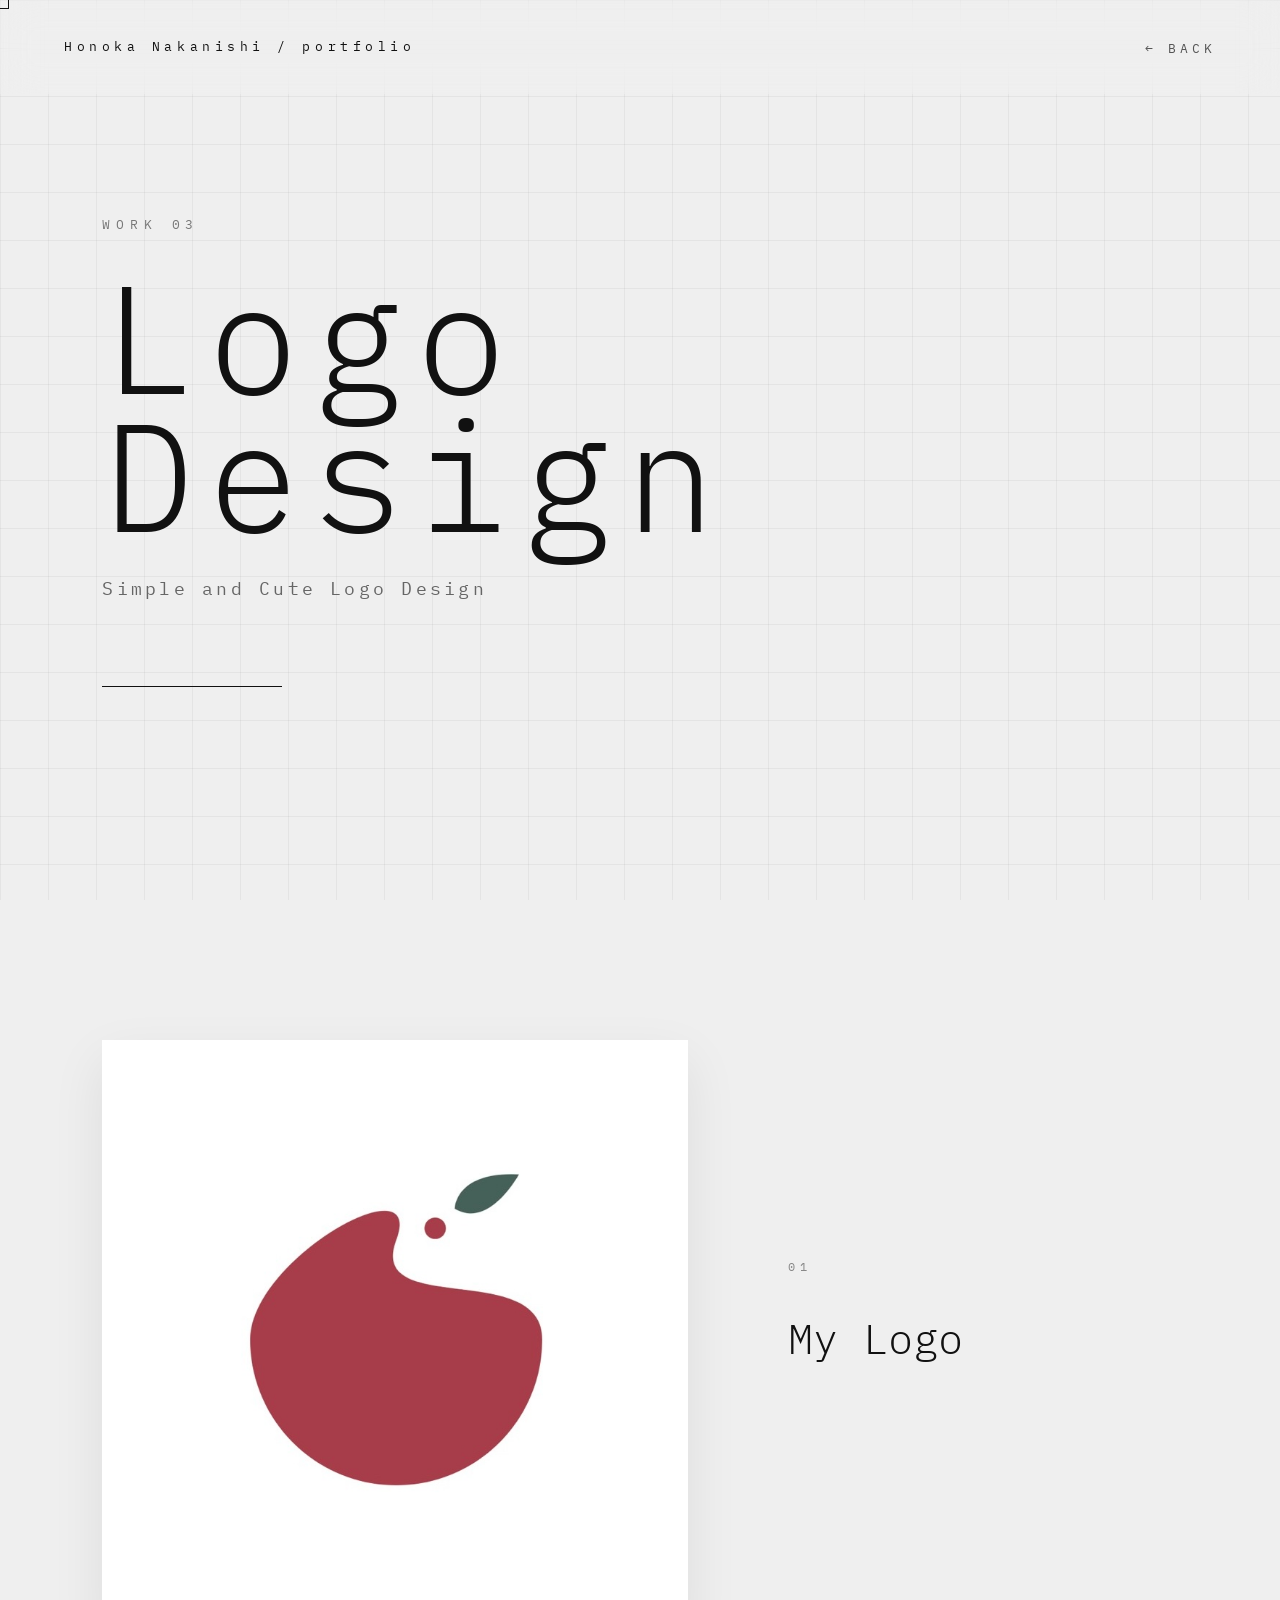
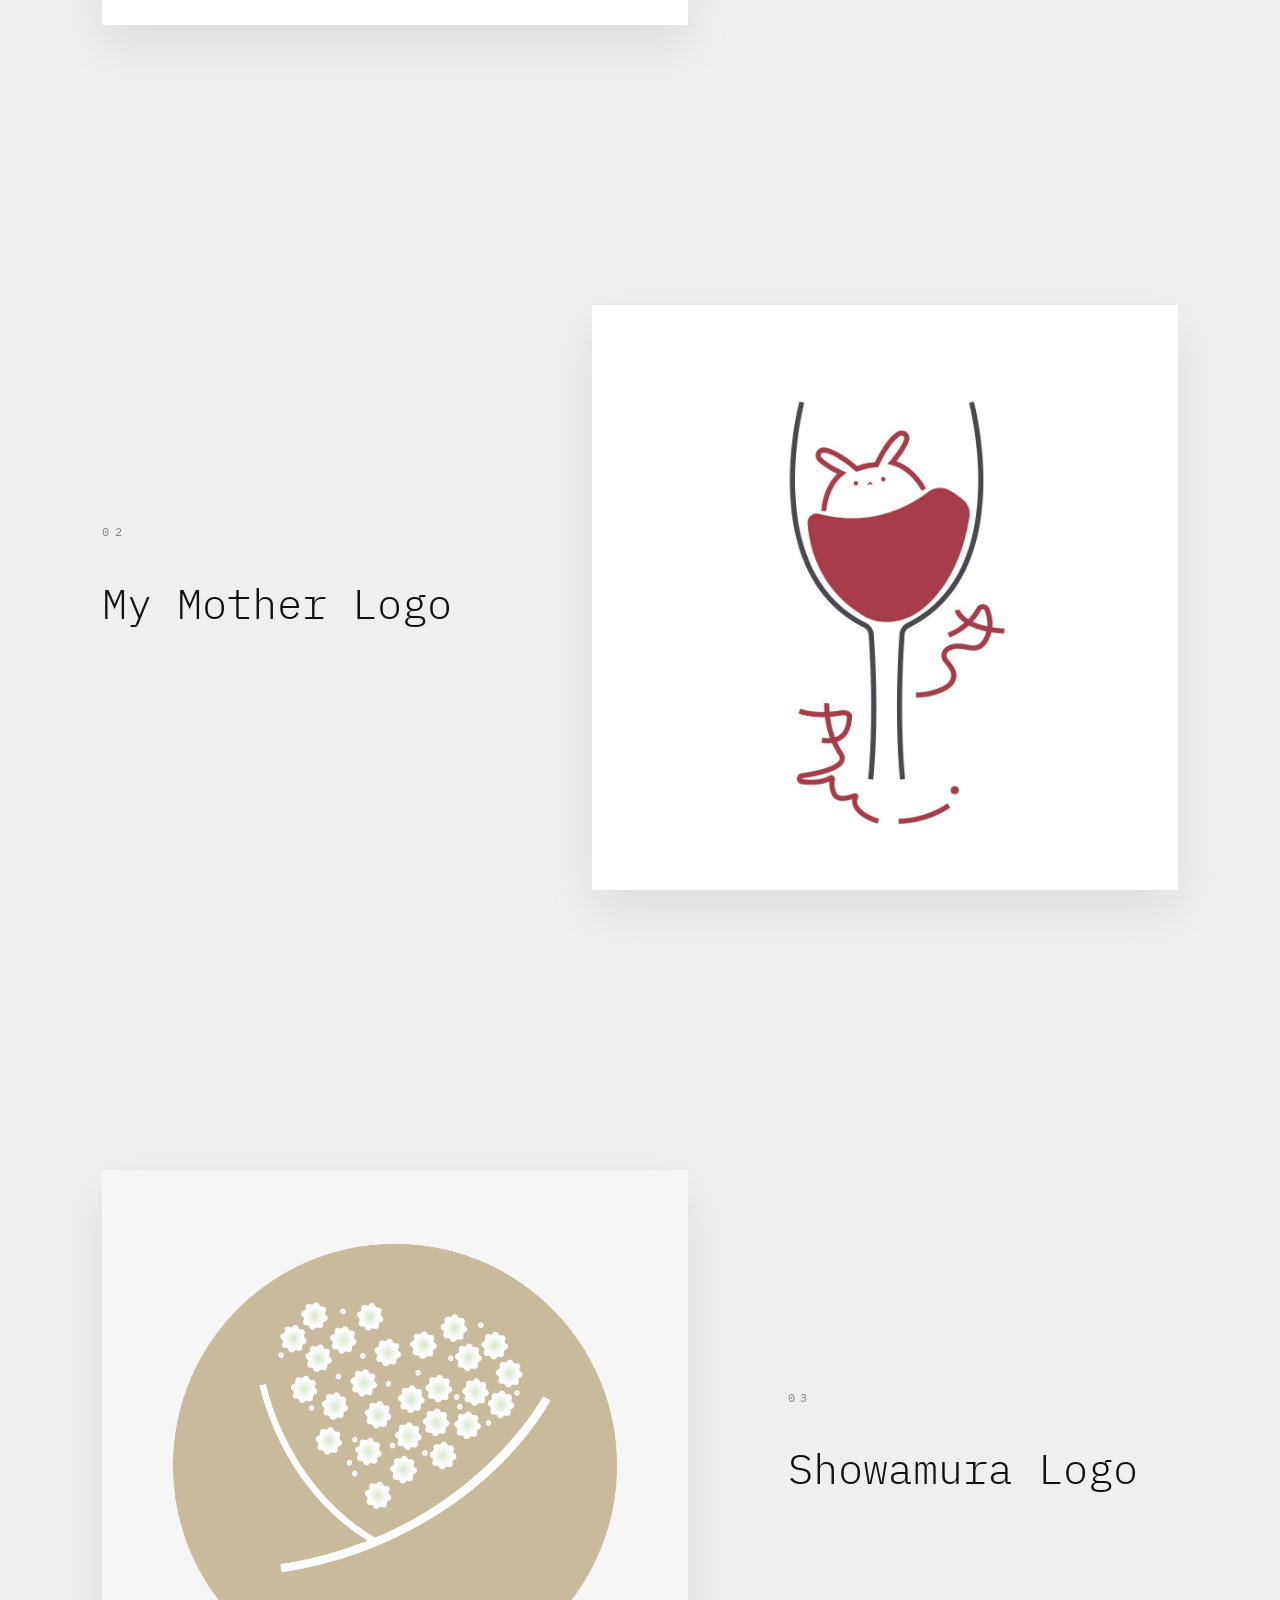
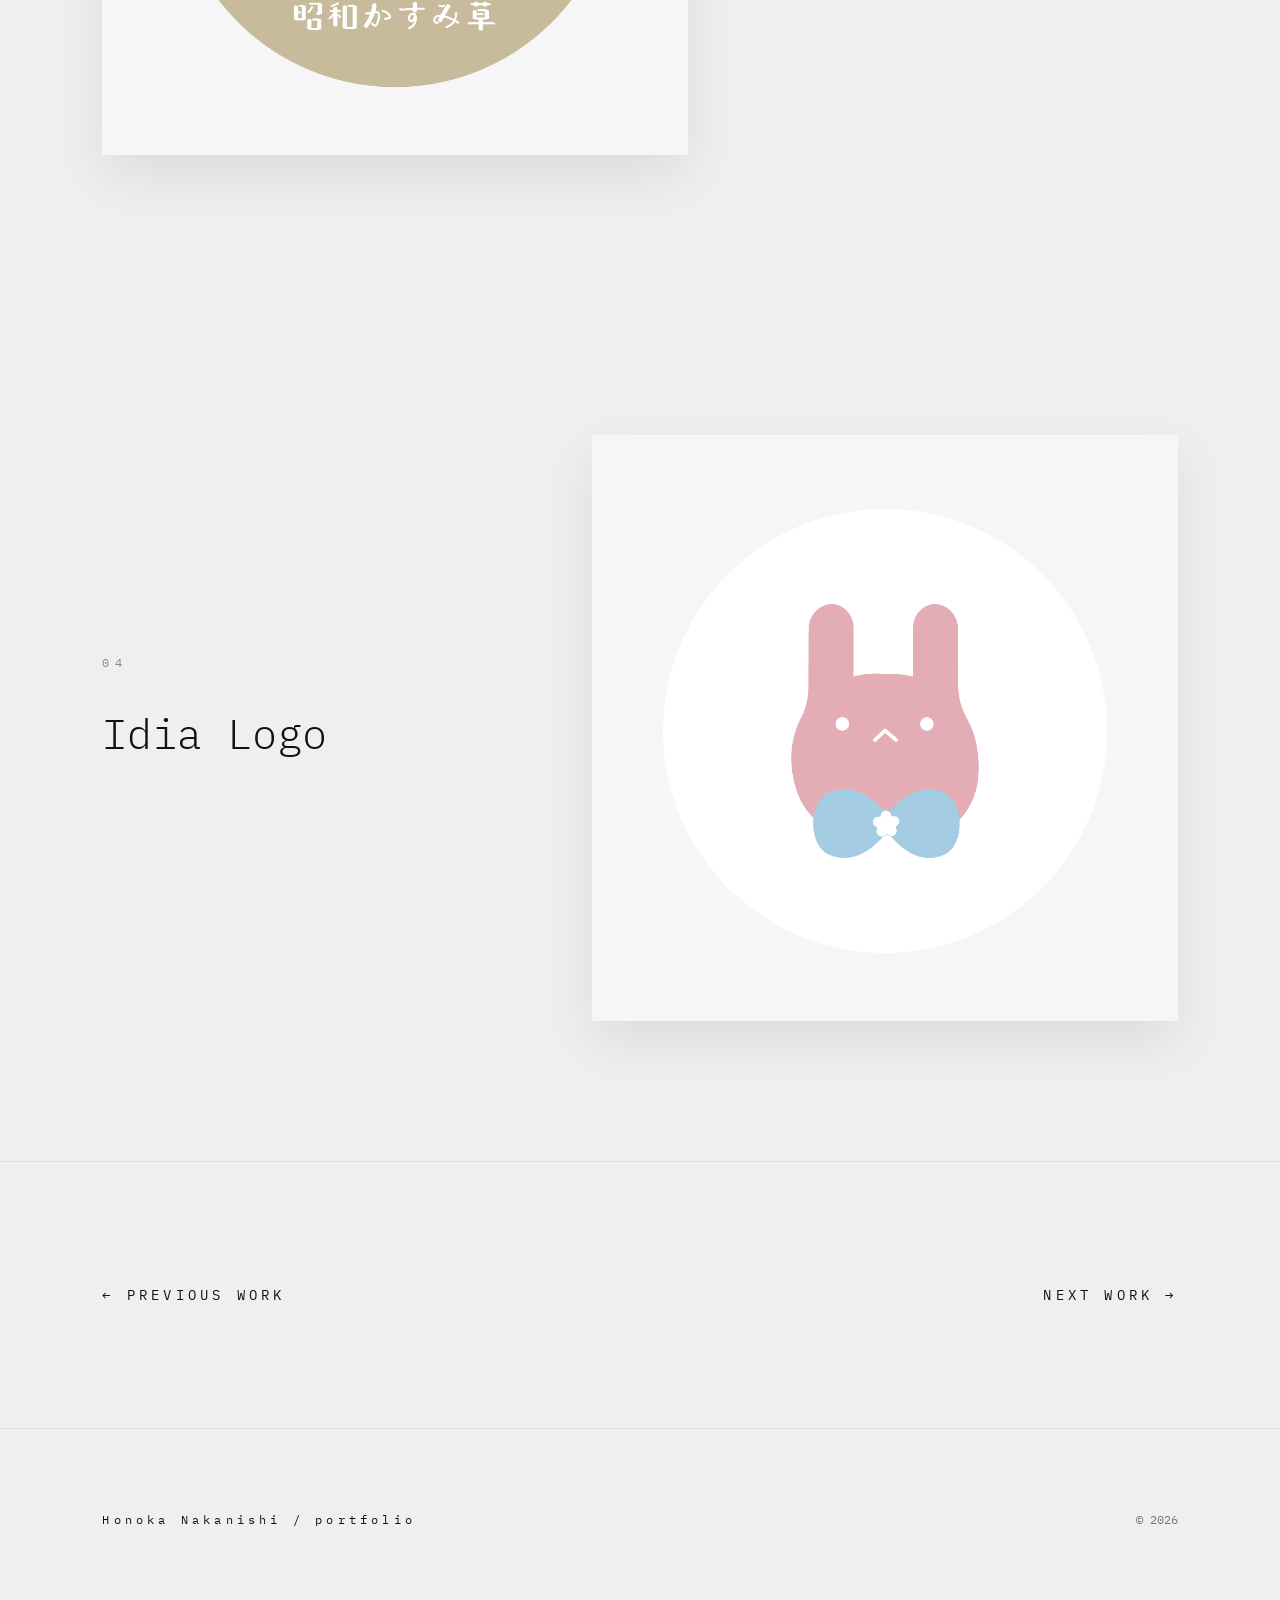
<file: logo.html>
<!DOCTYPE html>
<html lang="ja">

<head>

<meta charset="UTF-8">
<meta name="viewport" content="width=device-width, initial-scale=1.0">

<title>WORK 03 | Logo Design</title>

<link rel="preconnect" href="https://fonts.googleapis.com">
<link rel="preconnect" href="https://fonts.gstatic.com" crossorigin>

<link href="https://fonts.googleapis.com/css2?family=IBM+Plex+Mono:wght@300;400;500&family=Noto+Sans+JP:wght@300;500&display=swap" rel="stylesheet">

<link rel="stylesheet" href="work.css">

</head>

<body>

<div id="cursor"></div>

<div id="grid"></div>


<header>

<a class="logo" href="index.html">

Honoka Nakanishi / portfolio

</a>

<nav>

<a href="index.html">

← BACK

</a>

</nav>

</header>


<section class="work-hero fade">

<div class="work-number">

WORK 03

</div>

<h1>

Logo Design

</h1>

<p class="work-subtitle">

Simple and Cute Logo Design

</p>

<div class="hero-line"></div>

</section>

<section class="exhibition fade">

<div class="exhibition-image">

<img src="logo2.jpg" alt="Logo 01">

</div>

<div class="exhibition-text">

<span>

01

</span>

<h3>

My Logo

</h3>

</div>

</section>

<section class="exhibition reverse fade">

<div class="exhibition-image">

<img src="logo1.jpg" alt="Logo 02">

</div>

<div class="exhibition-text">

<span>

02

</span>

<h3>

My Mother Logo

</h3>

</div>

</section>

<section class="exhibition fade">

<div class="exhibition-image">

<img src="logo3.png" alt="Logo 03">

</div>

<div class="exhibition-text">

<span>

03

</span>

<h3>

Showamura Logo

</h3>

</div>

</section>

<section class="exhibition reverse fade">

<div class="exhibition-image">

<img src="logo4.png" alt="Logo 04">

</div>

<div class="exhibition-text">

<span>

04

</span>

<h3>

Idia Logo

</h3>

</div>

</section>

<section class="work-navigation fade">

<a href="Site.html" class="back-link">

← PREVIOUS WORK

</a>

<a href="design.html" class="next-link">

NEXT WORK →

</a>

</section>

<footer>

<div class="footer-left">

Honoka Nakanishi / portfolio

</div>

<div class="footer-right">

© 2026

</div>

</footer>

<div id="glitch">

<div class="glitch-layer"></div>

<div class="glitch-layer"></div>

<div class="glitch-layer"></div>

</div>

<script src="work.js"></script>

</body>

</html>
</file>
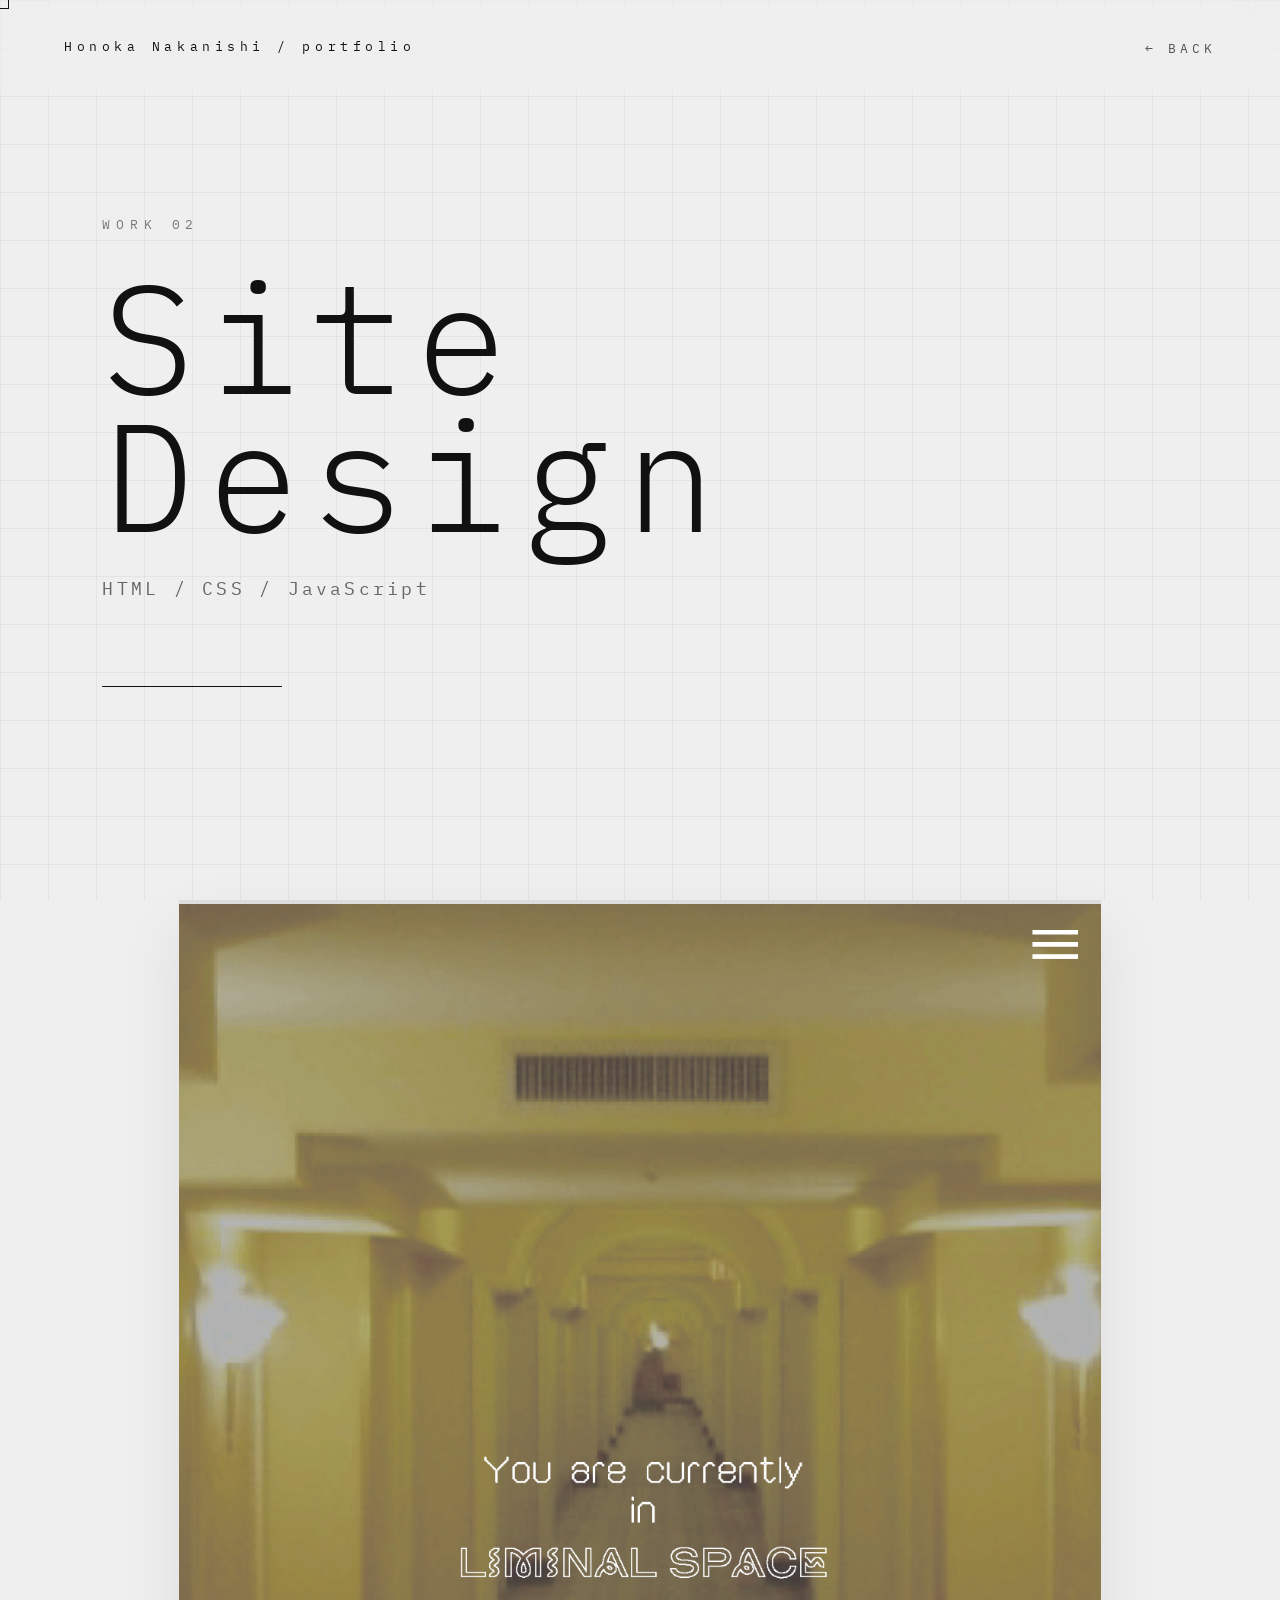
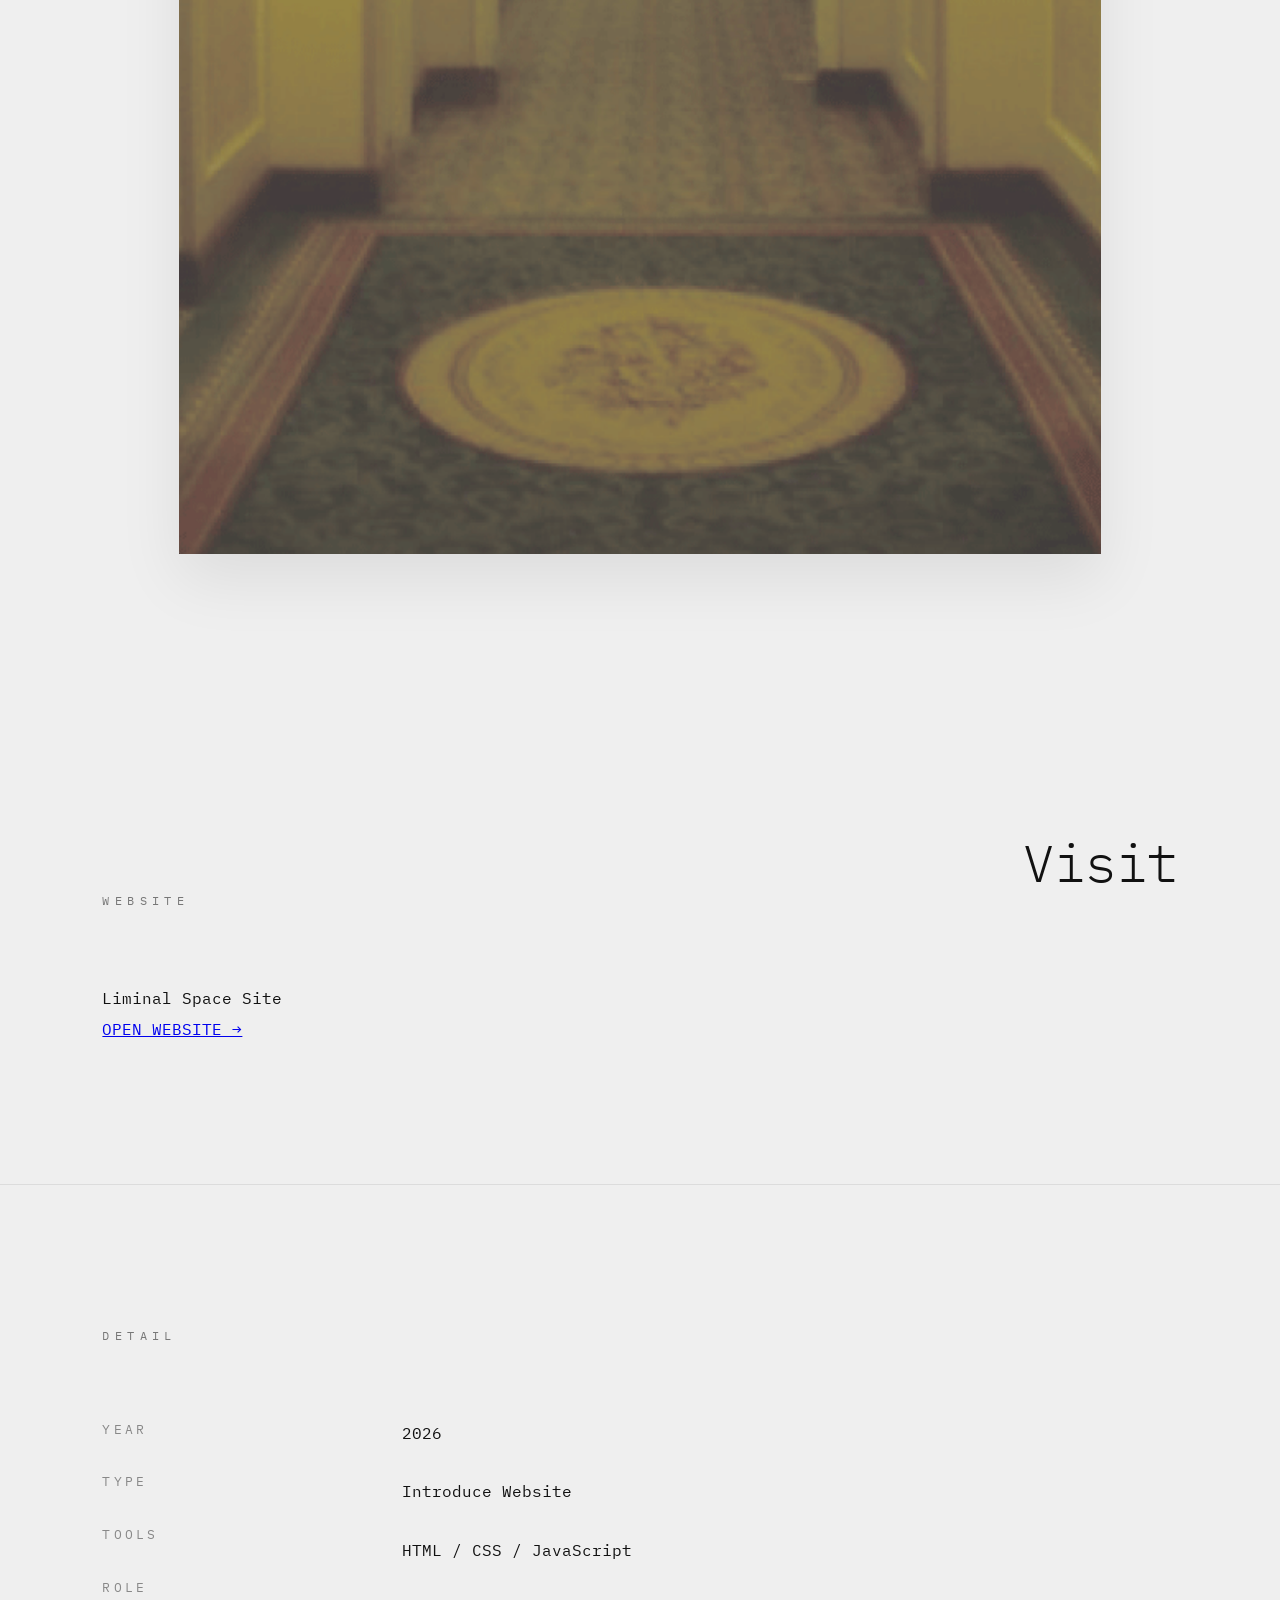
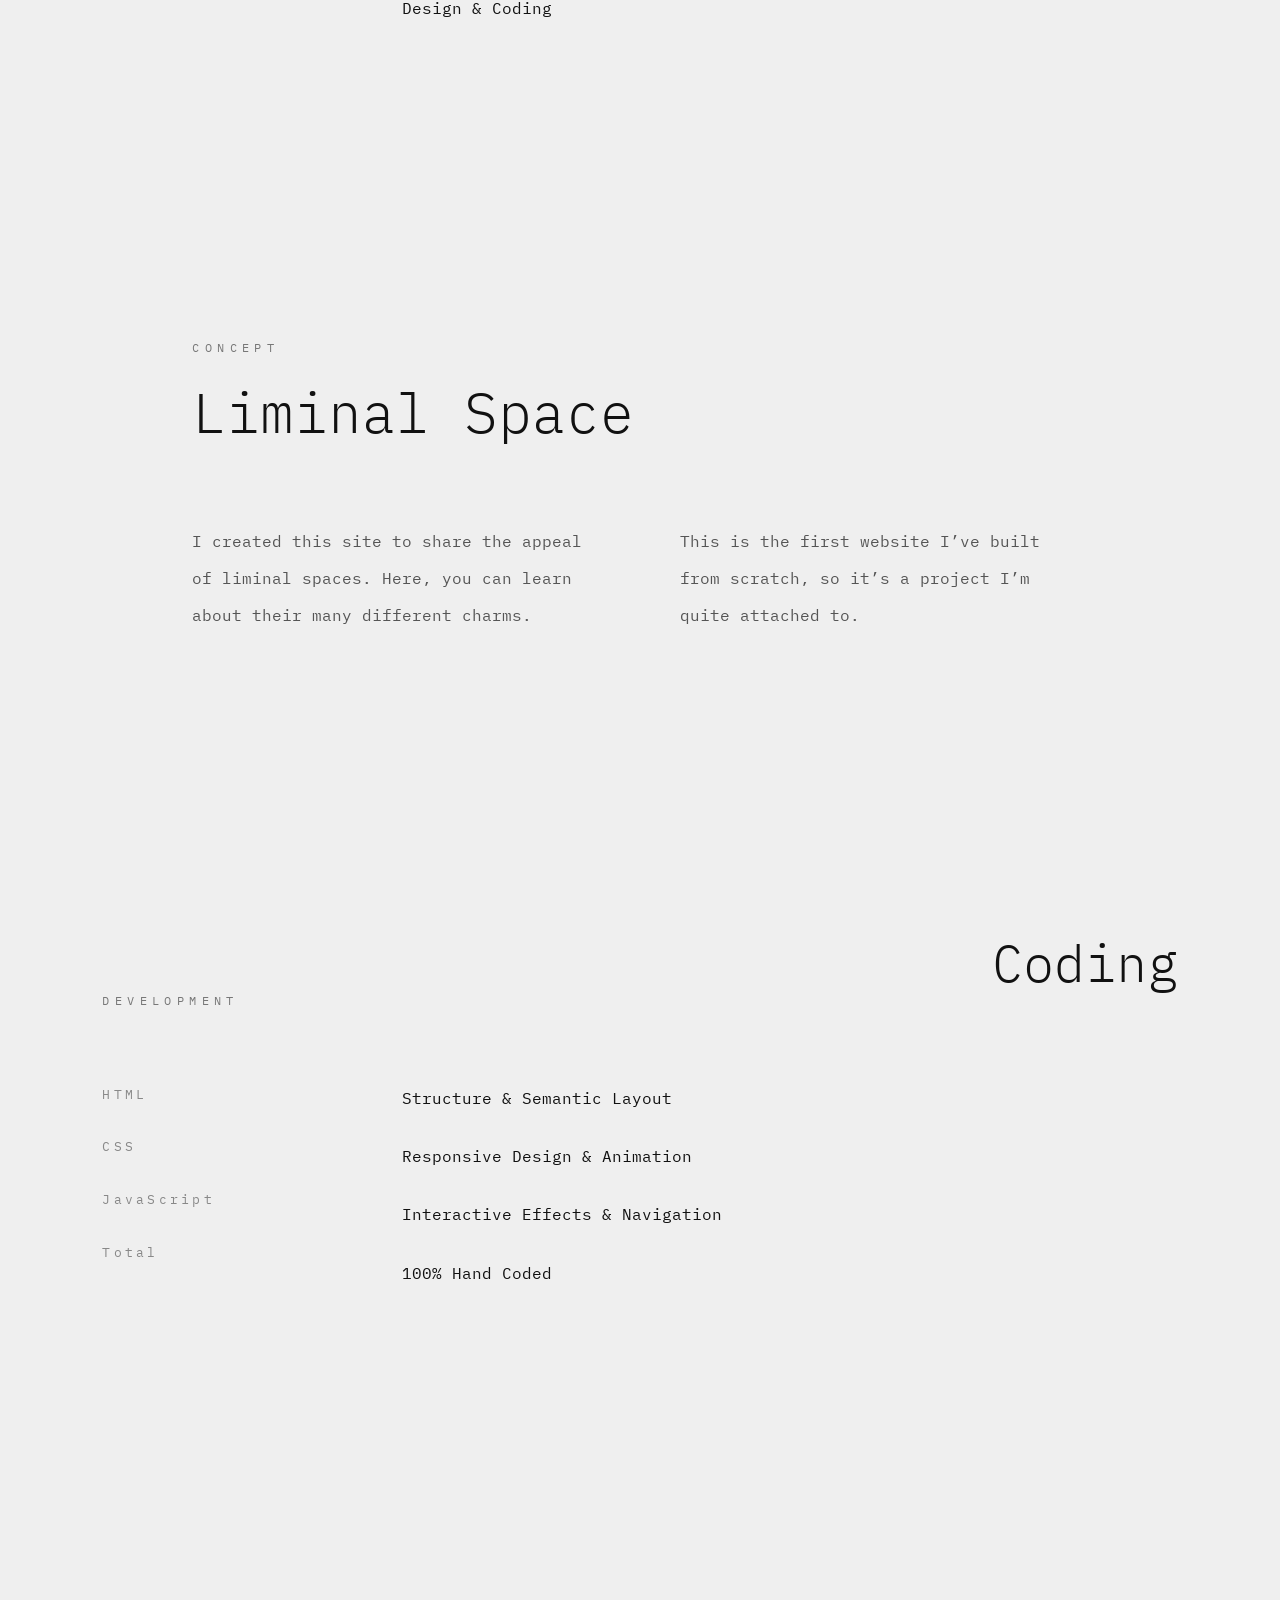
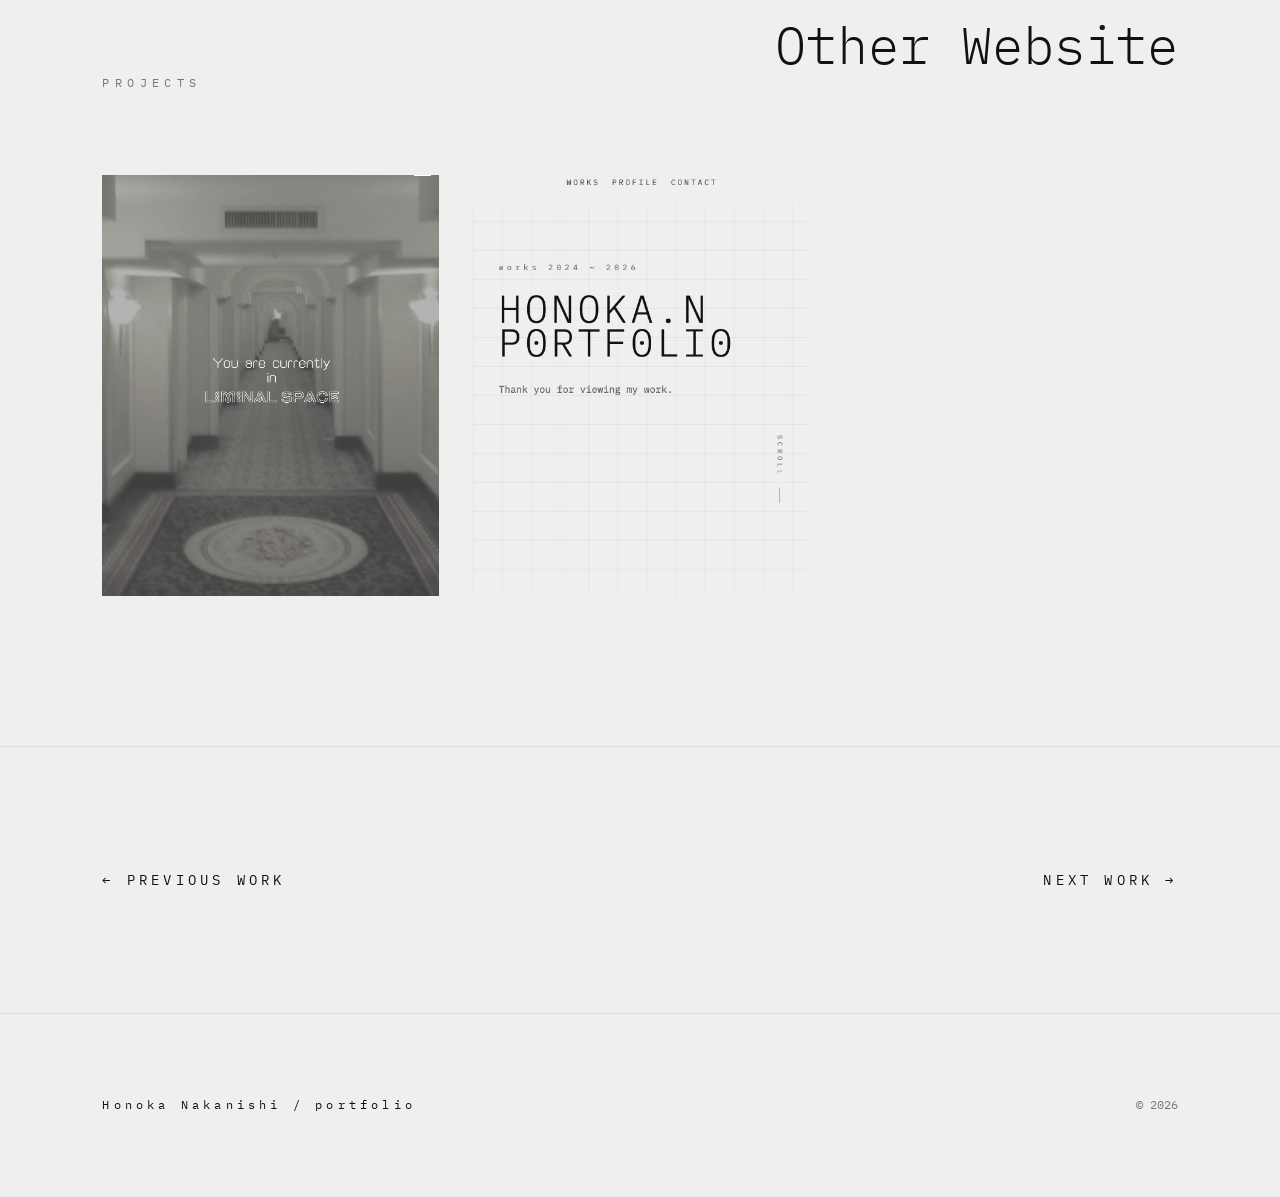
<file: Site.html>
<!DOCTYPE html>
<html lang="ja">

<head>

<meta charset="UTF-8">
<meta name="viewport" content="width=device-width, initial-scale=1.0">

<title>WORK 02 | Site Design</title>

<link rel="preconnect" href="https://fonts.googleapis.com">
<link rel="preconnect" href="https://fonts.gstatic.com" crossorigin>

<link href="https://fonts.googleapis.com/css2?family=IBM+Plex+Mono:wght@300;400;500&family=Noto+Sans+JP:wght@300;500&display=swap" rel="stylesheet">

<link rel="stylesheet" href="work.css">

</head>

<body>

<div id="cursor"></div>

<div id="grid"></div>

<header>

<a class="logo" href="index.html">

Honoka Nakanishi / portfolio

</a>

<nav>

<a href="index.html">← BACK</a>

</nav>

</header>

<section class="work-hero fade">

<div class="work-number">

WORK 02

</div>

<h1>

Site Design

</h1>

<p class="work-subtitle">

HTML / CSS / JavaScript

</p>

<div class="hero-line"></div>

</section>

<section class="work-main fade">

<div class="main-image">

<img src="Site.jpg" alt="Portfolio Site">

</div>

</section>

<section class="section fade">

<div class="section-title">

<span>WEBSITE</span>

<h2>Visit</h2>

</div>

<div class="website-card">

<p>

Liminal Space Site

</p>

<a
class="website-link"
href="https://nkak1.github.io/You-are-currently-in-LiminalSpace/"
target="_blank">

OPEN WEBSITE →

</a>

</div>

</section>

<section class="work-detail section fade">

<div class="detail-title">

DETAIL

</div>

<div class="detail-grid">

<div class="detail-left">

<p>YEAR</p>

<p>TYPE</p>

<p>TOOLS</p>

<p>ROLE</p>

</div>

<div class="detail-right">

<p>2026</p>

<p>Introduce Website</p>

<p>HTML / CSS / JavaScript</p>

<p>Design & Coding</p>

</div>

</div>

</section>


<section class="work-description section fade">

<div class="description-head">

<span>CONCEPT</span>

<h2>

Liminal Space

</h2>

</div>

<div class="description-body">

<p>

I created this site to share the appeal of liminal spaces. 
Here, you can learn about their many different charms.

</p>

<p>

This is the first website I’ve built from scratch, 
so it’s a project I’m quite attached to.

</p>

</div>

</section>

<section class="section fade">

<div class="section-title">

<span>DEVELOPMENT</span>

<h2>

Coding

</h2>

</div>

<div class="detail-grid">

<div class="detail-left">

<p>HTML</p>

<p>CSS</p>

<p>JavaScript</p>

<p>Total</p>

</div>

<div class="detail-right">

<p>Structure & Semantic Layout</p>

<p>Responsive Design & Animation</p>

<p>Interactive Effects & Navigation</p>

<p>100% Hand Coded</p>

</div>

</div>

</section>

<section class="section fade">

<div class="section-title">

<span>PROJECTS</span>

<h2>

Other Website

</h2>

</div>

<div class="gallery-grid">

<a href="https://nkak1.github.io/You-are-currently-in-LiminalSpace/" target="_blank">

<img src="Site.jpg" alt="Portfolio">

</a>

<a href="https://nkak1.github.io/PortfolioSite0/" target="_blank">

<img src="Site.png" alt="Website">

</a>

</div>

</section>

<section class="work-navigation fade">

<a href="Art.html" class="back-link">

← PREVIOUS WORK

</a>

<a href="logo.html" class="next-link">

NEXT WORK →

</a>

</section>

<footer>

<div class="footer-left">

Honoka Nakanishi / portfolio

</div>

<div class="footer-right">

© 2026

</div>

</footer>

<div id="glitch">

<div class="glitch-layer"></div>

<div class="glitch-layer"></div>

<div class="glitch-layer"></div>

</div>

<script src="work.js"></script>

</body>

</html>
</file>
<file: work.css>
@import url("https://fonts.googleapis.com/css2?family=IBM+Plex+Mono:wght@300;400;500&display=swap");

*{
    margin:0;
    padding:0;
    box-sizing:border-box;
}

html{
    scroll-behavior:smooth;
}

body{

    background:#efefef;
    color:#111;
    font-family:"IBM Plex Mono", monospace;
    overflow-x:hidden;
    cursor:none;
    line-height:1.9;

}

::selection{

    background:#111;
    color:#fff;

}

#grid{

    position:fixed;
    inset:0;
    z-index:-2;
    pointer-events:none;

    background-image:
    linear-gradient(rgba(0,0,0,.045) 1px,transparent 1px),
    linear-gradient(90deg,rgba(0,0,0,.045) 1px,transparent 1px);

    background-size:48px 48px;

    transition:1s;

}

#cursor{

    position:fixed;
    width:18px;
    height:18px;

    border:1px solid #111;

    transform:translate(-50%,-50%);
    pointer-events:none;

    z-index:99999;

    transition:
    width .3s,
    height .3s,
    background .3s;

}

#cursor.active{

    width:58px;
    height:58px;

    background:rgba(0,0,0,.08);

}

header{

    position:fixed;
    top:0;
    left:0;

    width:100%;

    padding:32px 64px;

    display:flex;
    justify-content:space-between;
    align-items:center;

    backdrop-filter:blur(18px);

    background:rgba(239,239,239,.25);

    z-index:1000;

    transition:.4s;

}

header.scroll{

    background:rgba(239,239,239,.82);

    box-shadow:0 5px 30px rgba(0,0,0,.05);

}

.logo{

    text-decoration:none;

    color:#111;

    font-size:13px;

    letter-spacing:.35em;

}

nav a{

    color:#555;

    text-decoration:none;

    font-size:13px;

    letter-spacing:.3em;

    position:relative;

    transition:.35s;

}

nav a:hover{

    color:#111;

}

nav a::after{

    content:"";

    position:absolute;

    left:0;
    bottom:-6px;

    width:0;

    height:1px;

    background:#111;

    transition:.35s;

}

nav a:hover::after{

    width:100%;

}

.section{

    padding:140px 8vw;

}

.work-hero{

    min-height:100vh;

    display:flex;

    flex-direction:column;

    justify-content:center;

    align-items:flex-start;

    padding:0 8vw;

}

.work-number{

    font-size:13px;

    letter-spacing:.45em;

    color:#777;

    margin-bottom:30px;

}

.work-hero h1{

    font-size:clamp(72px,12vw,170px);

    font-weight:300;

    line-height:.9;

    letter-spacing:.08em;

    margin-bottom:28px;

}

.work-subtitle{

    font-size:18px;

    color:#666;

    letter-spacing:.18em;

}

.hero-line{

    width:180px;

    height:1px;

    background:#111;

    margin-top:80px;

}

.work-main{

    padding:0 8vw 120px;

}

.main-image{

    width:72vw;

    margin:auto;

    overflow:hidden;

    background:#ddd;

    box-shadow:
    0 25px 60px rgba(0,0,0,.08);

}

.main-image img{

    width:100%;

    display:block;

    object-fit:cover;

    transition:1.2s;

}

.main-image:hover img{

    transform:scale(1.03);

}

.section-title{

    display:flex;

    justify-content:space-between;

    align-items:flex-end;

    margin-bottom:70px;

}

.section-title span{

    font-size:12px;

    letter-spacing:.45em;

    color:#777;

}

.section-title h2{

    font-size:52px;

    font-weight:300;

}

.fade{

    opacity:0;

    transform:translateY(60px);

    transition:1s;

}

.fade.show{

    opacity:1;

    transform:none;

}

.work-detail{

    border-top:1px solid rgba(0,0,0,.08);

}

.detail-title{

    font-size:12px;

    letter-spacing:.45em;

    color:#777;

    margin-bottom:70px;

}

.detail-grid{

    display:grid;

    grid-template-columns:220px 1fr;

    gap:80px;

}

.detail-left p{

    margin-bottom:28px;

    color:#888;

    letter-spacing:.25em;

    font-size:13px;

}

.detail-right p{

    margin-bottom:28px;

    font-size:16px;

    color:#111;

}

.work-description{

    max-width:1100px;

    margin:auto;

}

.description-head{

    margin-bottom:80px;

}

.description-head span{

    font-size:12px;

    letter-spacing:.45em;

    color:#777;

}

.description-head h2{

    margin-top:20px;

    font-size:56px;

    font-weight:300;

    line-height:1.1;

}

.description-body{

    display:grid;

    grid-template-columns:1fr 1fr;

    gap:80px;

}

.description-body p{

    color:#555;

    line-height:2.3;

    font-size:16px;

}

.exhibition{

    display:grid;

    grid-template-columns:1.5fr 1fr;

    gap:100px;

    align-items:center;

    padding:140px 8vw;

}

.exhibition.reverse{

    grid-template-columns:1fr 1.5fr;

}

.exhibition.reverse .exhibition-image{

    order:2;

}

.exhibition.reverse .exhibition-text{

    order:1;

}

.exhibition-image{

    overflow:hidden;

    background:#ddd;

    box-shadow:
    0 20px 50px rgba(0,0,0,.08);

}

.exhibition-image img{

    width:100%;

    display:block;

    transition:1.2s;

}

.exhibition-image:hover img{

    transform:scale(1.04);

}

.exhibition-text span{

    display:block;

    margin-bottom:20px;

    font-size:12px;

    color:#888;

    letter-spacing:.45em;

}

.exhibition-text h3{

    font-size:42px;

    font-weight:300;

    margin-bottom:30px;

}

.exhibition-text p{

    color:#666;

    line-height:2.2;

    max-width:420px;

}

.work-quote{

    padding:180px 8vw;

    text-align:center;

}

.work-quote p{

    font-size:42px;

    font-weight:300;

    line-height:1.8;

    letter-spacing:.05em;

    color:#222;

}

.process-grid{

    display:grid;

    grid-template-columns:repeat(4,1fr);

    gap:40px;

    margin-top:80px;

}

.process-item{

    display:flex;

    flex-direction:column;

}

.process-item img{

    width:100%;

    aspect-ratio:4 / 5;

    object-fit:cover;

    background:#ddd;

    filter:grayscale(.85);

    transition:.8s;

}

.process-item:hover img{

    filter:grayscale(0);

    transform:translateY(-8px);

}

.process-item h4{

    margin-top:20px;

    font-weight:300;

    font-size:18px;

}

.process-item::after{

    content:"";

    width:0;

    height:1px;

    background:#111;

    margin-top:12px;

    transition:.4s;

}

.process-item:hover::after{

    width:100%;

}

.work-gallery{

    border-top:1px solid rgba(0,0,0,.08);

}

.gallery-grid{

    display:grid;

    grid-template-columns:repeat(3,1fr);

    gap:32px;

    margin-top:80px;

}

.gallery-grid img{

    width:100%;

    aspect-ratio:4 / 5;

    object-fit:cover;

    background:#ddd;

    cursor:pointer;

    filter:grayscale(.9);

    transition:
    transform .5s ease,
    filter .5s ease,
    box-shadow .5s ease;

}

.gallery-grid img:hover{

    filter:grayscale(0);

    transform:translateY(-10px);

    box-shadow:
    0 20px 40px rgba(0,0,0,.12);

}

.work-navigation{

    display:flex;

    justify-content:space-between;

    align-items:center;

    padding:120px 8vw;

    border-top:1px solid rgba(0,0,0,.08);

}

.work-navigation a{

    text-decoration:none;

    color:#111;

    font-size:14px;

    letter-spacing:.3em;

    position:relative;

    transition:.35s;

}

.work-navigation a::after{

    content:"";

    position:absolute;

    left:0;
    bottom:-8px;

    width:0;

    height:1px;

    background:#111;

    transition:.35s;

}

.work-navigation a:hover{

    letter-spacing:.45em;

}

.work-navigation a:hover::after{

    width:100%;

}

footer{

    display:flex;

    justify-content:space-between;

    align-items:center;

    padding:80px 8vw;

    border-top:1px solid rgba(0,0,0,.08);

}

.footer-left{

    font-size:12px;

    letter-spacing:.35em;

}

.footer-right{

    font-size:12px;

    color:#777;

}

#glitch{

    position:fixed;

    inset:0;

    pointer-events:none;

    opacity:0;

    overflow:hidden;

    z-index:999999;

}

#glitch.play{

    opacity:1;

    animation:glitchFlash .45s forwards;

}

.glitch-layer{

    position:absolute;

    inset:0;

    background:#fff;

    mix-blend-mode:difference;

}

.glitch-layer:nth-child(1){

    animation:glitch1 .45s;

}

.glitch-layer:nth-child(2){

    animation:glitch2 .45s;

}

.glitch-layer:nth-child(3){

    animation:glitch3 .45s;

}

@keyframes glitchFlash{

    from{

        opacity:1;

    }

    to{

        opacity:0;

    }

}

@keyframes glitch1{

    0%{transform:translateX(0);}
    25%{transform:translateX(-18px);}
    50%{transform:translateX(10px);}
    75%{transform:translateX(-8px);}
    100%{transform:translateX(0);}

}

@keyframes glitch2{

    0%{transform:translateY(0);}
    30%{transform:translateY(14px);}
    70%{transform:translateY(-8px);}
    100%{transform:translateY(0);}

}

@keyframes glitch3{

    0%{clip-path:inset(0 0 80% 0);}
    30%{clip-path:inset(20% 0 45% 0);}
    60%{clip-path:inset(60% 0 8% 0);}
    100%{clip-path:inset(0);}

}

@media(max-width:1100px){

    .description-body{

        grid-template-columns:1fr;

        gap:40px;

    }

    .exhibition,
    .exhibition.reverse{

        grid-template-columns:1fr;

        gap:60px;

    }

    .exhibition.reverse .exhibition-image,
    .exhibition.reverse .exhibition-text{

        order:unset;

    }

    .process-grid{

        grid-template-columns:repeat(2,1fr);

    }

    .gallery-grid{

        grid-template-columns:repeat(2,1fr);

    }

}

@media(max-width:768px){

    body{

        cursor:auto;

    }

    #cursor{

        display:none;

    }

    header{

        padding:24px;

    }

    .work-hero{

        min-height:auto;

        padding-top:180px;

    }

    .work-hero h1{

        font-size:64px;

    }

    .main-image{

        width:100%;

    }

    .detail-grid{

        grid-template-columns:1fr;

        gap:30px;

    }

    .work-quote{

        padding:120px 24px;

    }

    .work-quote p{

        font-size:28px;

    }

    .process-grid{

        grid-template-columns:1fr;

    }

    .gallery-grid{

        grid-template-columns:1fr;

    }

    .work-navigation{

        flex-direction:column;

        gap:40px;

        text-align:center;

    }

    footer{

        flex-direction:column;

        gap:16px;

        text-align:center;

    }

    .section{

        padding:90px 24px;

    }

}
</file>
